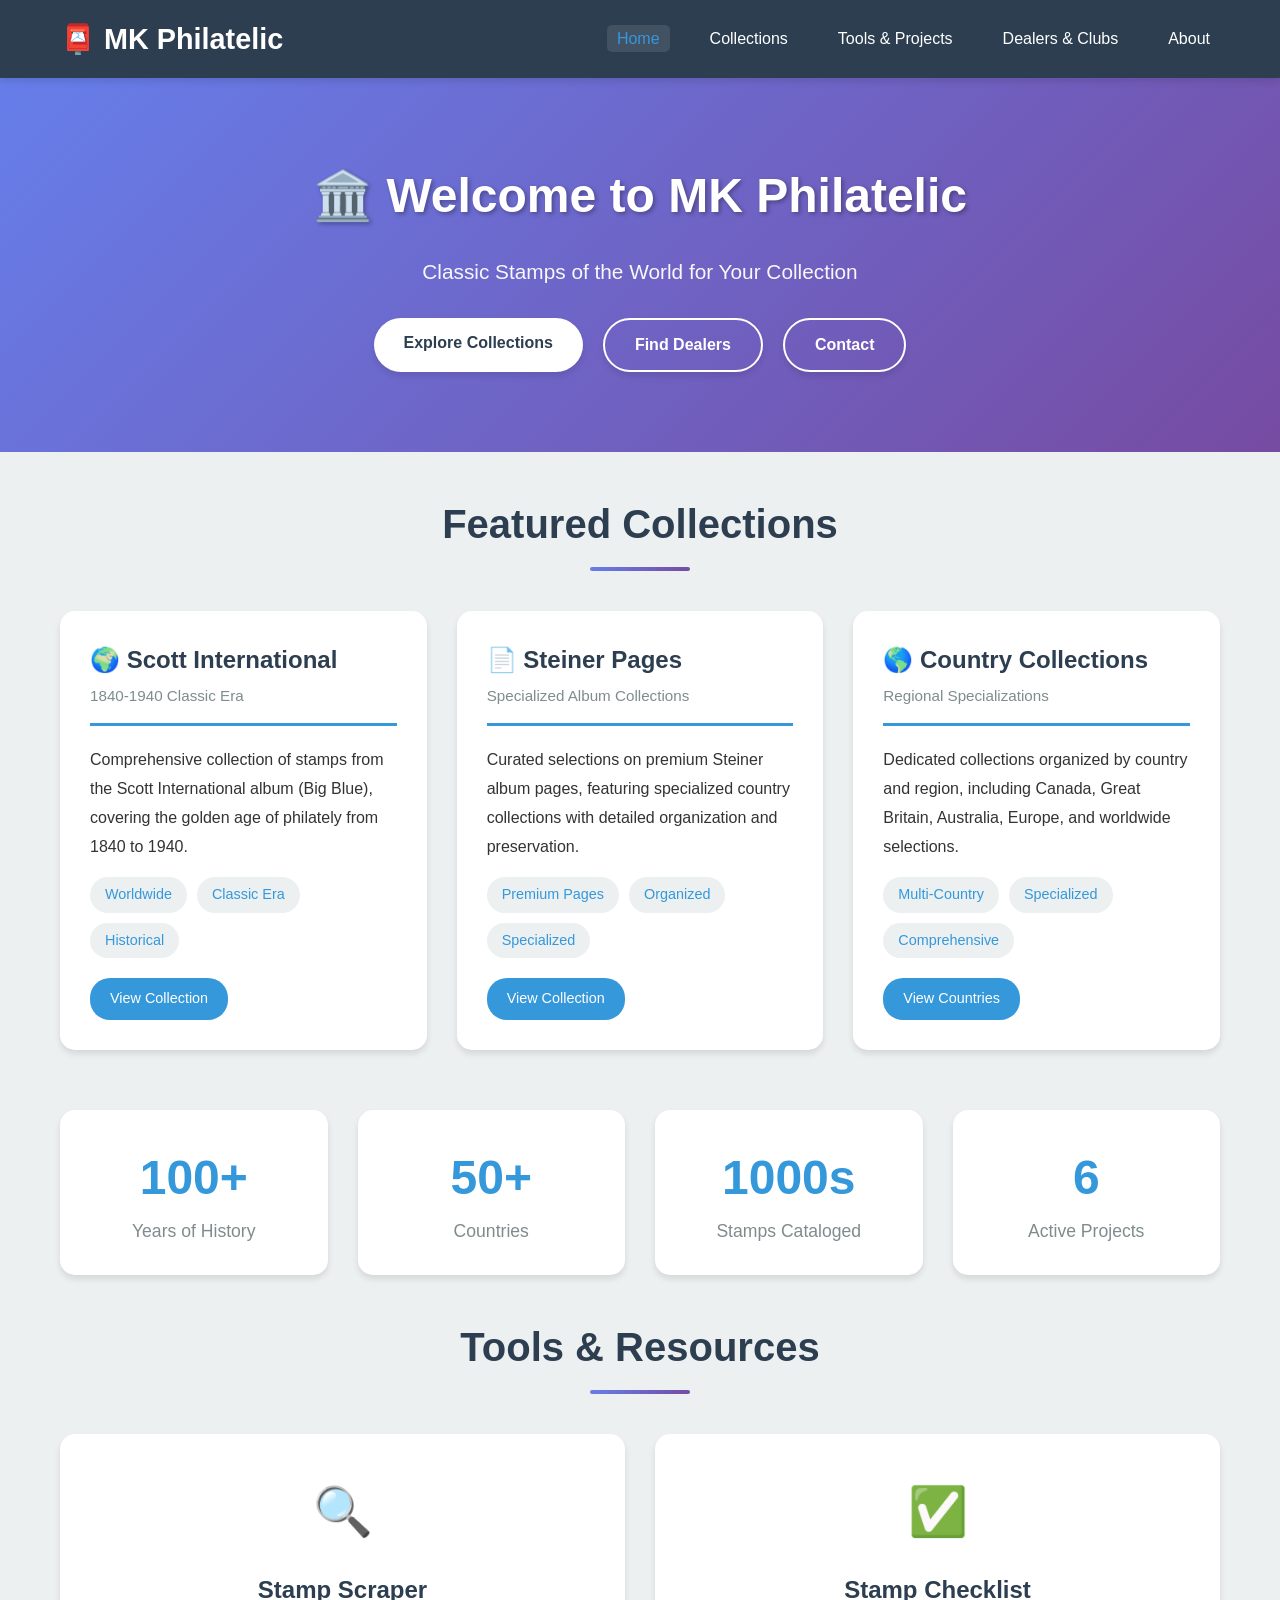
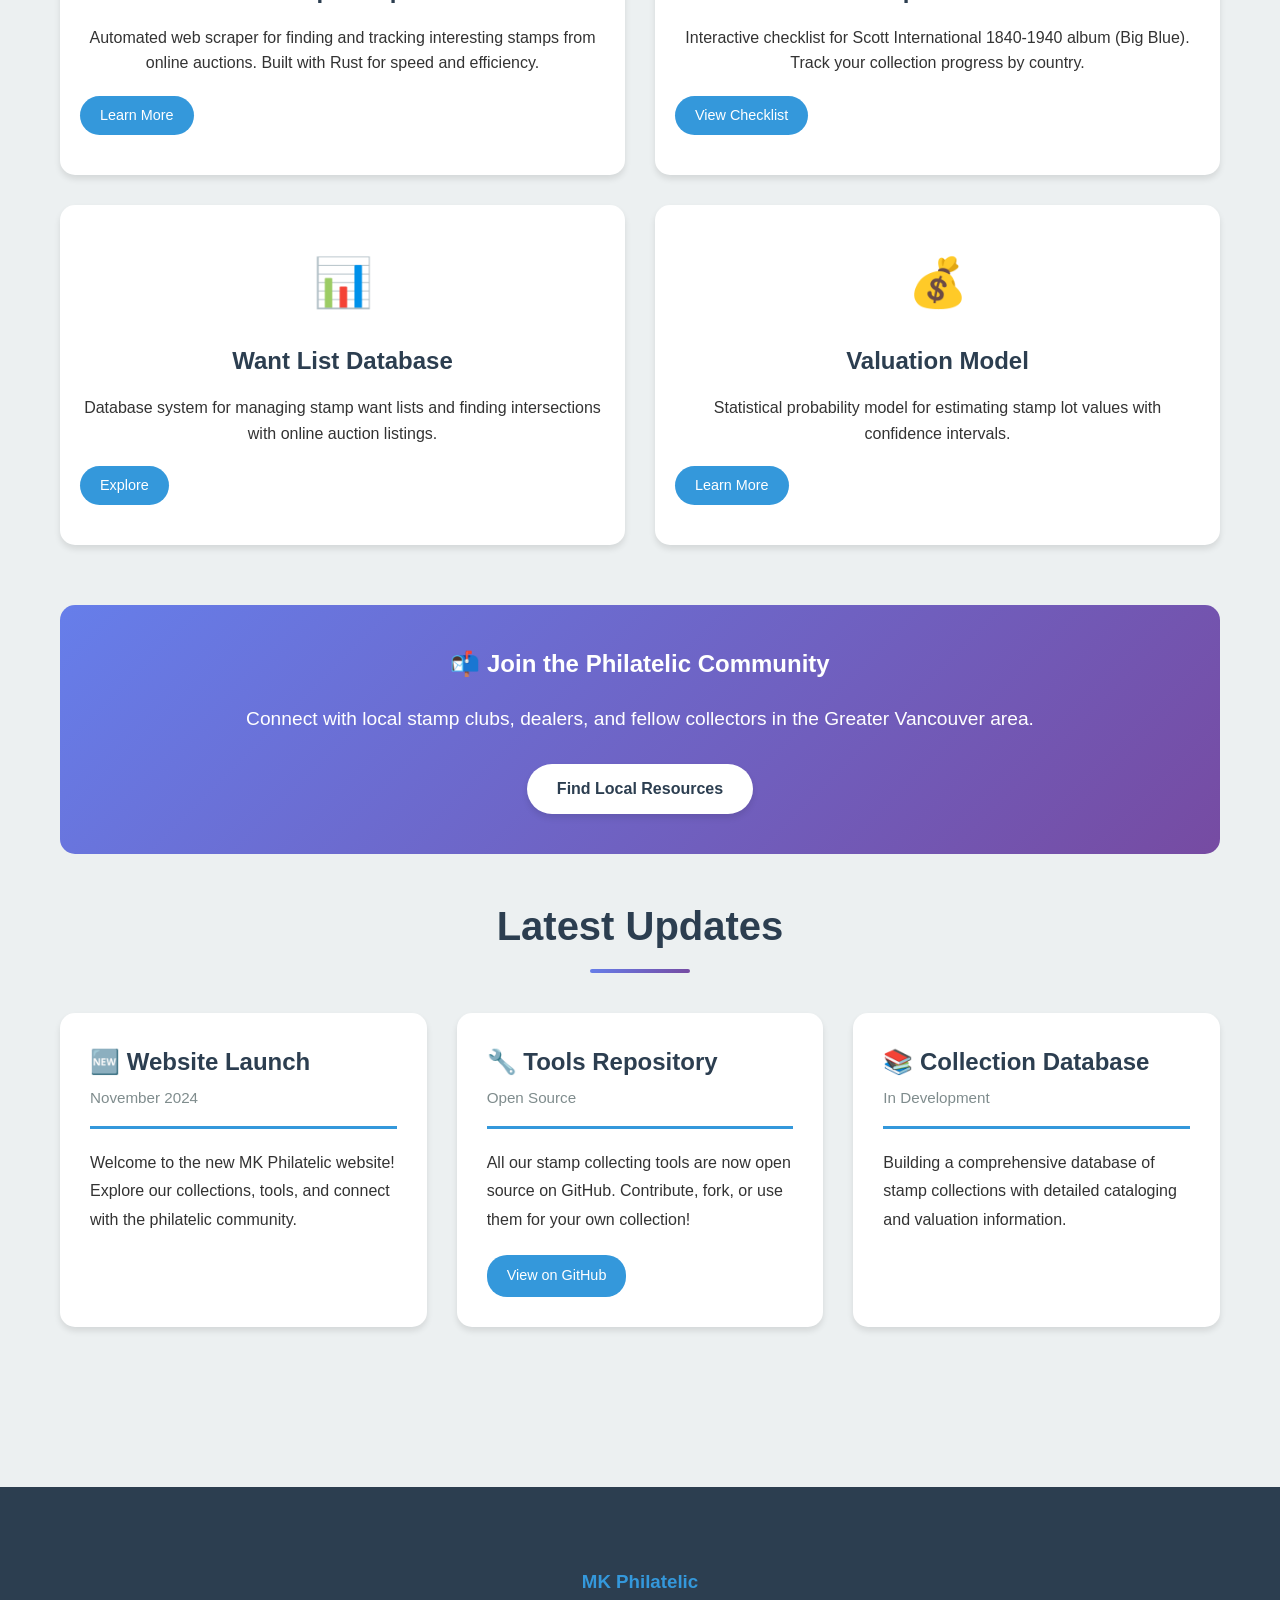
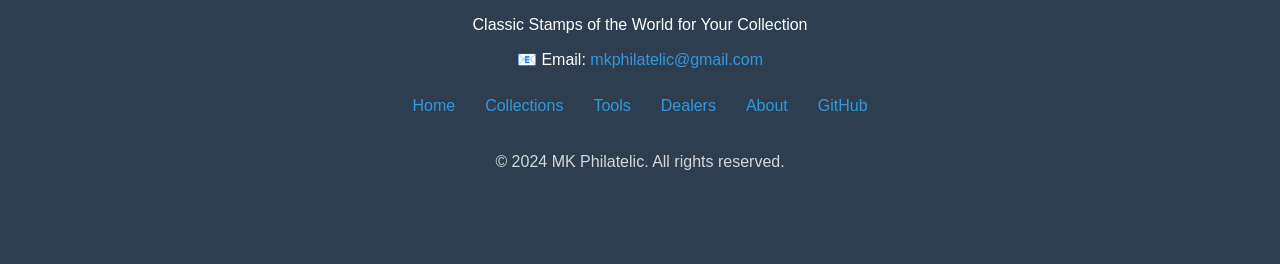
<file: index.html>
<!DOCTYPE html>
<html lang="en">
<head>
    <meta charset="UTF-8">
    <meta name="viewport" content="width=device-width, initial-scale=1.0">
    <meta name="description" content="MK Philatelic - Classic stamp collecting, Scott International albums, and worldwide philatelic resources">
    <meta name="keywords" content="stamps, philately, stamp collecting, Scott International, vintage stamps, worldwide stamps">
    <title>MK Philatelic - Classic Stamps & Philatelic Resources</title>
    <link rel="stylesheet" href="css/style.css">
</head>
<body>
    <nav>
        <div class="container">
            <a href="index.html" class="logo">
                📮 MK Philatelic
            </a>
            <ul>
                <li><a href="index.html" class="active">Home</a></li>
                <li><a href="collections.html">Collections</a></li>
                <li><a href="tools.html">Tools & Projects</a></li>
                <li><a href="dealers.html">Dealers & Clubs</a></li>
                <li><a href="about.html">About</a></li>
            </ul>
        </div>
    </nav>

    <div class="hero">
        <h1>🏛️ Welcome to MK Philatelic</h1>
        <p>Classic Stamps of the World for Your Collection</p>
        <div class="cta-buttons">
            <a href="collections.html" class="btn">Explore Collections</a>
            <a href="dealers.html" class="btn btn-secondary">Find Dealers</a>
            <a href="about.html" class="btn btn-secondary">Contact</a>
        </div>
    </div>

    <div class="container">
        <section class="section">
            <h2 class="section-title">Featured Collections</h2>
            <div class="grid">
                <div class="card">
                    <div class="card-header">
                        <h3 class="card-title">🌍 Scott International</h3>
                        <p class="card-subtitle">1840-1940 Classic Era</p>
                    </div>
                    <div class="card-content">
                        <p>Comprehensive collection of stamps from the Scott International album (Big Blue), covering the golden age of philately from 1840 to 1940.</p>
                        <div class="tags">
                            <span class="tag">Worldwide</span>
                            <span class="tag">Classic Era</span>
                            <span class="tag">Historical</span>
                        </div>
                        <div class="link-group">
                            <a href="collections.html#scott-international" class="link-btn">View Collection</a>
                        </div>
                    </div>
                </div>

                <div class="card">
                    <div class="card-header">
                        <h3 class="card-title">📄 Steiner Pages</h3>
                        <p class="card-subtitle">Specialized Album Collections</p>
                    </div>
                    <div class="card-content">
                        <p>Curated selections on premium Steiner album pages, featuring specialized country collections with detailed organization and preservation.</p>
                        <div class="tags">
                            <span class="tag">Premium Pages</span>
                            <span class="tag">Organized</span>
                            <span class="tag">Specialized</span>
                        </div>
                        <div class="link-group">
                            <a href="collections.html#steiner-pages" class="link-btn">View Collection</a>
                        </div>
                    </div>
                </div>

                <div class="card">
                    <div class="card-header">
                        <h3 class="card-title">🌎 Country Collections</h3>
                        <p class="card-subtitle">Regional Specializations</p>
                    </div>
                    <div class="card-content">
                        <p>Dedicated collections organized by country and region, including Canada, Great Britain, Australia, Europe, and worldwide selections.</p>
                        <div class="tags">
                            <span class="tag">Multi-Country</span>
                            <span class="tag">Specialized</span>
                            <span class="tag">Comprehensive</span>
                        </div>
                        <div class="link-group">
                            <a href="collections.html#countries" class="link-btn">View Countries</a>
                        </div>
                    </div>
                </div>
            </div>
        </section>

        <div class="stats">
            <div class="stat-box">
                <span class="stat-number">100+</span>
                <span class="stat-label">Years of History</span>
            </div>
            <div class="stat-box">
                <span class="stat-number">50+</span>
                <span class="stat-label">Countries</span>
            </div>
            <div class="stat-box">
                <span class="stat-number">1000s</span>
                <span class="stat-label">Stamps Cataloged</span>
            </div>
            <div class="stat-box">
                <span class="stat-number">6</span>
                <span class="stat-label">Active Projects</span>
            </div>
        </div>

        <section class="section">
            <h2 class="section-title">Tools & Resources</h2>
            <div class="grid grid-2">
                <div class="feature-box">
                    <div class="feature-icon">🔍</div>
                    <h3 class="feature-title">Stamp Scraper</h3>
                    <p>Automated web scraper for finding and tracking interesting stamps from online auctions. Built with Rust for speed and efficiency.</p>
                    <div class="link-group">
                        <a href="tools.html#scraper" class="link-btn">Learn More</a>
                    </div>
                </div>

                <div class="feature-box">
                    <div class="feature-icon">✅</div>
                    <h3 class="feature-title">Stamp Checklist</h3>
                    <p>Interactive checklist for Scott International 1840-1940 album (Big Blue). Track your collection progress by country.</p>
                    <div class="link-group">
                        <a href="tools.html#checklist" class="link-btn">View Checklist</a>
                    </div>
                </div>

                <div class="feature-box">
                    <div class="feature-icon">📊</div>
                    <h3 class="feature-title">Want List Database</h3>
                    <p>Database system for managing stamp want lists and finding intersections with online auction listings.</p>
                    <div class="link-group">
                        <a href="tools.html#want-list" class="link-btn">Explore</a>
                    </div>
                </div>

                <div class="feature-box">
                    <div class="feature-icon">💰</div>
                    <h3 class="feature-title">Valuation Model</h3>
                    <p>Statistical probability model for estimating stamp lot values with confidence intervals.</p>
                    <div class="link-group">
                        <a href="tools.html#valuation" class="link-btn">Learn More</a>
                    </div>
                </div>
            </div>
        </section>

        <div class="highlight text-center">
            <h2 style="margin-bottom: 20px;">📬 Join the Philatelic Community</h2>
            <p style="font-size: 1.2em; margin-bottom: 30px;">Connect with local stamp clubs, dealers, and fellow collectors in the Greater Vancouver area.</p>
            <a href="dealers.html" class="btn">Find Local Resources</a>
        </div>

        <section class="section">
            <h2 class="section-title">Latest Updates</h2>
            <div class="grid">
                <div class="card">
                    <div class="card-header">
                        <h3 class="card-title">🆕 Website Launch</h3>
                        <p class="card-subtitle">November 2024</p>
                    </div>
                    <div class="card-content">
                        <p>Welcome to the new MK Philatelic website! Explore our collections, tools, and connect with the philatelic community.</p>
                    </div>
                </div>

                <div class="card">
                    <div class="card-header">
                        <h3 class="card-title">🔧 Tools Repository</h3>
                        <p class="card-subtitle">Open Source</p>
                    </div>
                    <div class="card-content">
                        <p>All our stamp collecting tools are now open source on GitHub. Contribute, fork, or use them for your own collection!</p>
                        <div class="link-group">
                            <a href="https://github.com/michaelkernaghan" target="_blank" class="link-btn">View on GitHub</a>
                        </div>
                    </div>
                </div>

                <div class="card">
                    <div class="card-header">
                        <h3 class="card-title">📚 Collection Database</h3>
                        <p class="card-subtitle">In Development</p>
                    </div>
                    <div class="card-content">
                        <p>Building a comprehensive database of stamp collections with detailed cataloging and valuation information.</p>
                    </div>
                </div>
            </div>
        </section>
    </div>

    <footer>
        <div class="container">
            <h3>MK Philatelic</h3>
            <p>Classic Stamps of the World for Your Collection</p>
            <p>📧 Email: <a href="mailto:mkphilatelic@gmail.com">mkphilatelic@gmail.com</a></p>

            <div class="footer-links">
                <a href="index.html">Home</a>
                <a href="collections.html">Collections</a>
                <a href="tools.html">Tools</a>
                <a href="dealers.html">Dealers</a>
                <a href="about.html">About</a>
                <a href="https://github.com/michaelkernaghan/mkphilatelic" target="_blank">GitHub</a>
            </div>

            <p style="margin-top: 30px; opacity: 0.8;">&copy; 2024 MK Philatelic. All rights reserved.</p>
        </div>
    </footer>
</body>
</html>
</file>
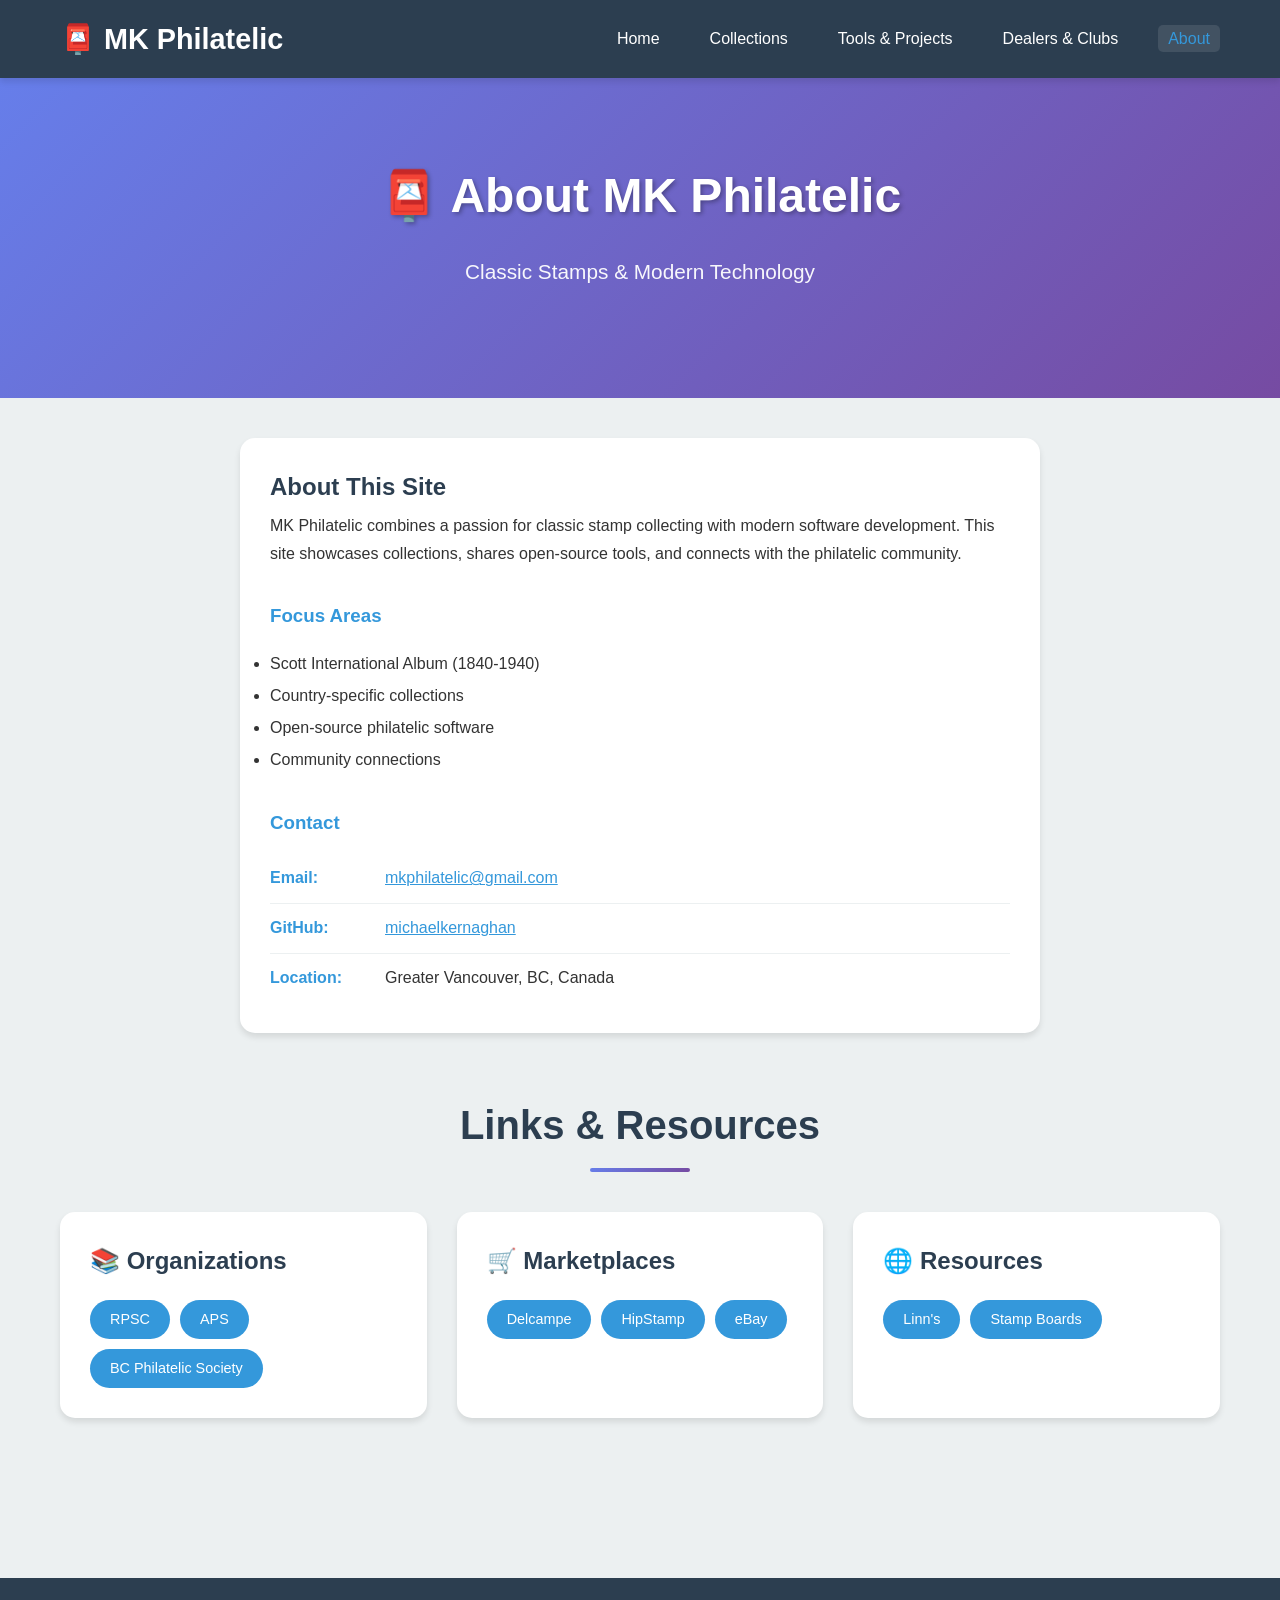
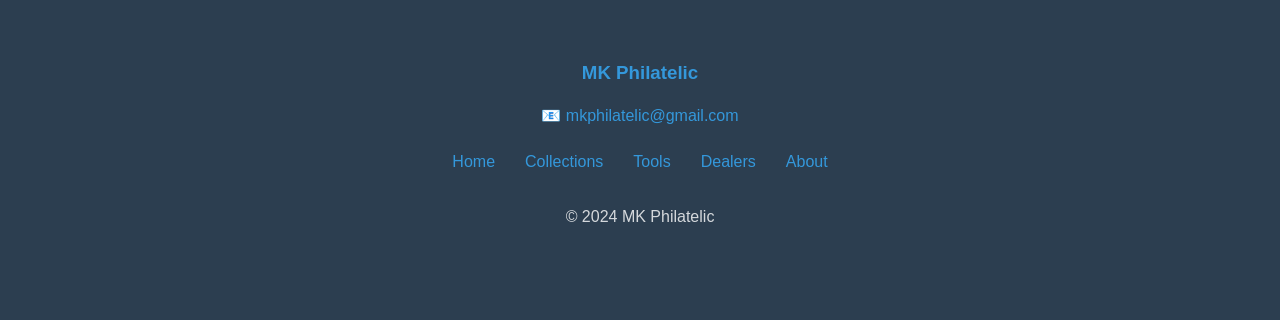
<file: about.html>
<!DOCTYPE html>
<html lang="en">
<head>
    <meta charset="UTF-8">
    <meta name="viewport" content="width=device-width, initial-scale=1.0">
    <title>About - MK Philatelic</title>
    <link rel="stylesheet" href="css/style.css">
</head>
<body>
    <nav>
        <div class="container">
            <a href="index.html" class="logo">📮 MK Philatelic</a>
            <ul>
                <li><a href="index.html">Home</a></li>
                <li><a href="collections.html">Collections</a></li>
                <li><a href="tools.html">Tools & Projects</a></li>
                <li><a href="dealers.html">Dealers & Clubs</a></li>
                <li><a href="about.html" class="active">About</a></li>
            </ul>
        </div>
    </nav>

    <div class="hero">
        <h1>📮 About MK Philatelic</h1>
        <p>Classic Stamps & Modern Technology</p>
    </div>

    <div class="container">
        <section class="section">
            <div class="card" style="max-width: 800px; margin: 0 auto;">
                <h2 class="card-title">About This Site</h2>
                <div class="card-content">
                    <p style="margin-bottom: 20px;">MK Philatelic combines a passion for classic stamp collecting with modern software development. This site showcases collections, shares open-source tools, and connects with the philatelic community.</p>

                    <h3 style="color: var(--accent-color); margin: 30px 0 15px;">Focus Areas</h3>
                    <ul style="line-height: 2;">
                        <li>Scott International Album (1840-1940)</li>
                        <li>Country-specific collections</li>
                        <li>Open-source philatelic software</li>
                        <li>Community connections</li>
                    </ul>

                    <h3 style="color: var(--accent-color); margin: 30px 0 15px;">Contact</h3>
                    <ul class="info-list">
                        <li class="info-item">
                            <span class="info-label">Email:</span>
                            <span class="info-value"><a href="mailto:mkphilatelic@gmail.com" style="color: var(--accent-color);">mkphilatelic@gmail.com</a></span>
                        </li>
                        <li class="info-item">
                            <span class="info-label">GitHub:</span>
                            <span class="info-value"><a href="https://github.com/michaelkernaghan" target="_blank" style="color: var(--accent-color);">michaelkernaghan</a></span>
                        </li>
                        <li class="info-item">
                            <span class="info-label">Location:</span>
                            <span class="info-value">Greater Vancouver, BC, Canada</span>
                        </li>
                    </ul>
                </div>
            </div>
        </section>

        <section class="section">
            <h2 class="section-title">Links & Resources</h2>
            <div class="grid">
                <div class="card">
                    <h3 class="card-title">📚 Organizations</h3>
                    <div class="link-group">
                        <a href="https://www.rpsc.org" target="_blank" class="link-btn">RPSC</a>
                        <a href="https://stamps.org" target="_blank" class="link-btn">APS</a>
                        <a href="https://www.bcphilatelic.org" target="_blank" class="link-btn">BC Philatelic Society</a>
                    </div>
                </div>
                <div class="card">
                    <h3 class="card-title">🛒 Marketplaces</h3>
                    <div class="link-group">
                        <a href="https://www.delcampe.net" target="_blank" class="link-btn">Delcampe</a>
                        <a href="https://www.hipstamp.com" target="_blank" class="link-btn">HipStamp</a>
                        <a href="https://www.ebay.ca" target="_blank" class="link-btn">eBay</a>
                    </div>
                </div>
                <div class="card">
                    <h3 class="card-title">🌐 Resources</h3>
                    <div class="link-group">
                        <a href="https://www.linns.com" target="_blank" class="link-btn">Linn's</a>
                        <a href="https://www.stampboards.com" target="_blank" class="link-btn">Stamp Boards</a>
                    </div>
                </div>
            </div>
        </section>
    </div>

    <footer>
        <div class="container">
            <h3>MK Philatelic</h3>
            <p>📧 <a href="mailto:mkphilatelic@gmail.com">mkphilatelic@gmail.com</a></p>
            <div class="footer-links">
                <a href="index.html">Home</a>
                <a href="collections.html">Collections</a>
                <a href="tools.html">Tools</a>
                <a href="dealers.html">Dealers</a>
                <a href="about.html">About</a>
            </div>
            <p style="margin-top: 30px; opacity: 0.8;">&copy; 2024 MK Philatelic</p>
        </div>
    </footer>
</body>
</html>
</file>
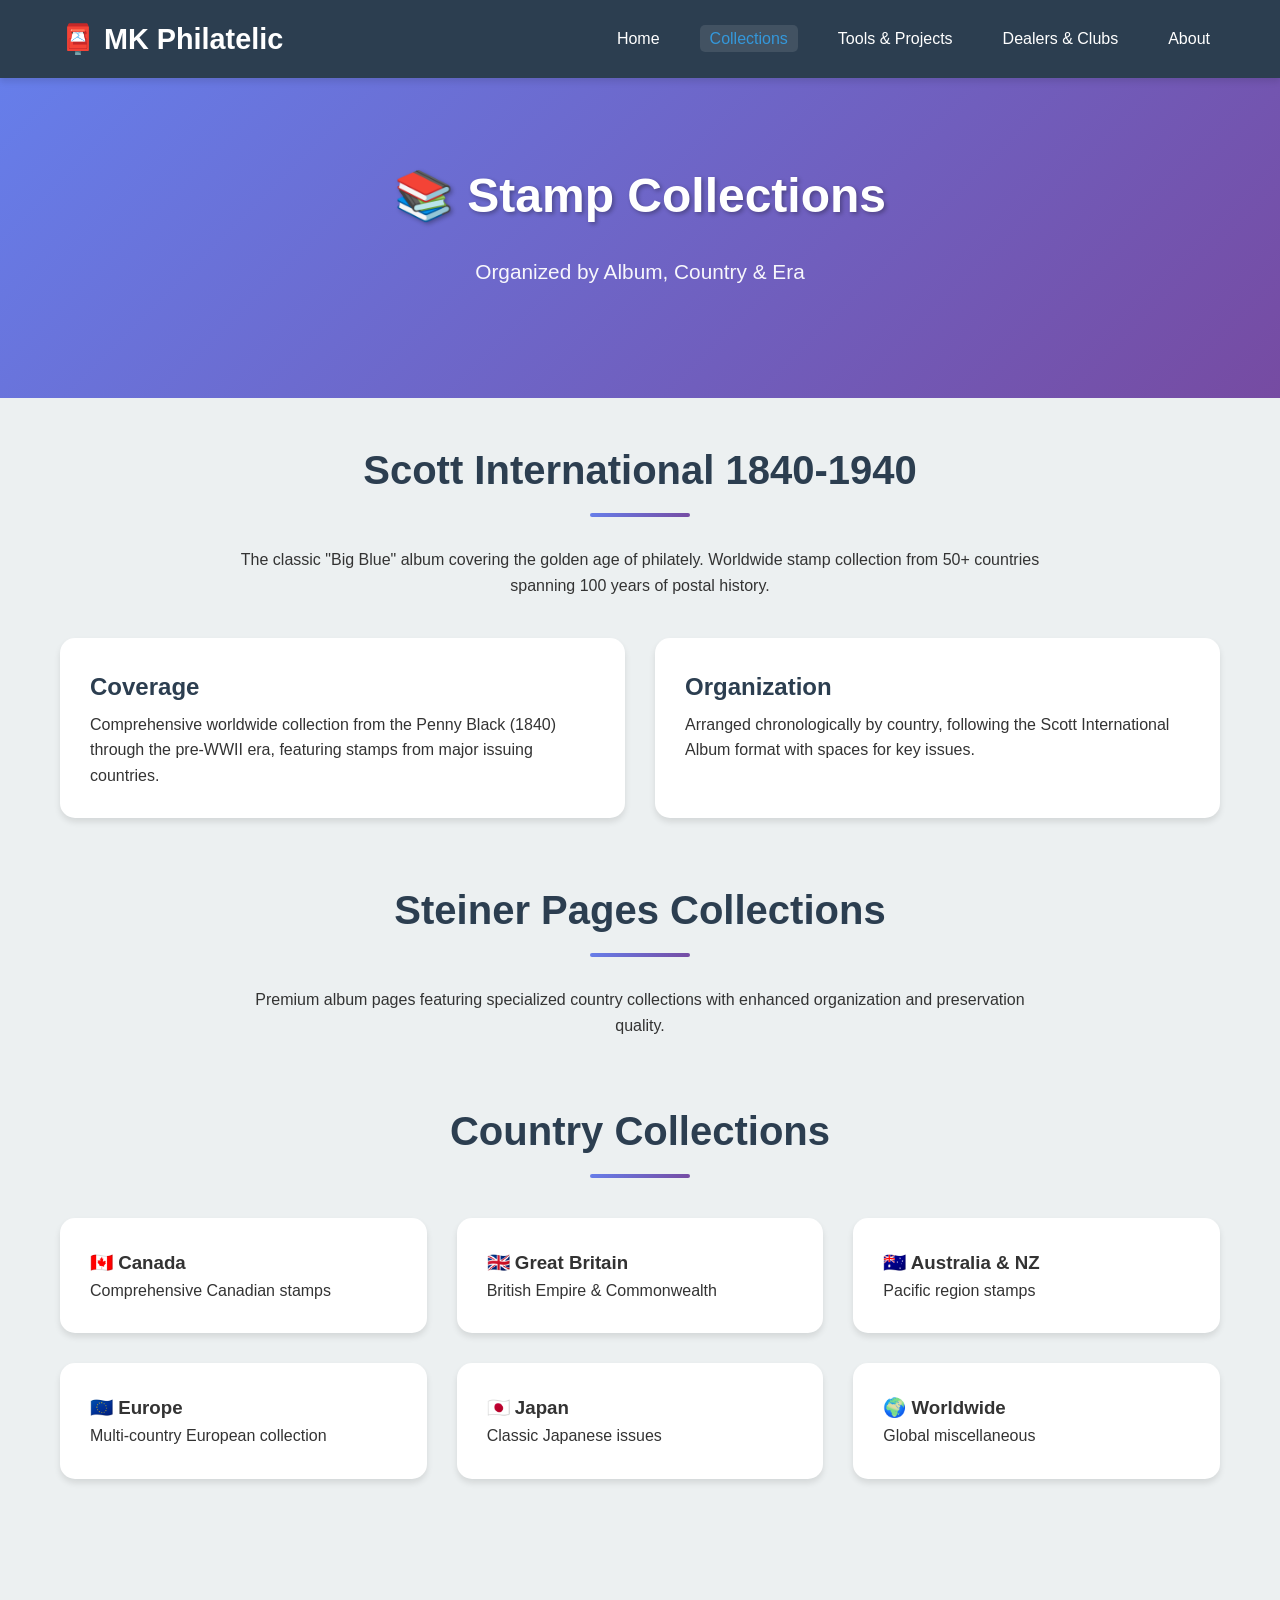
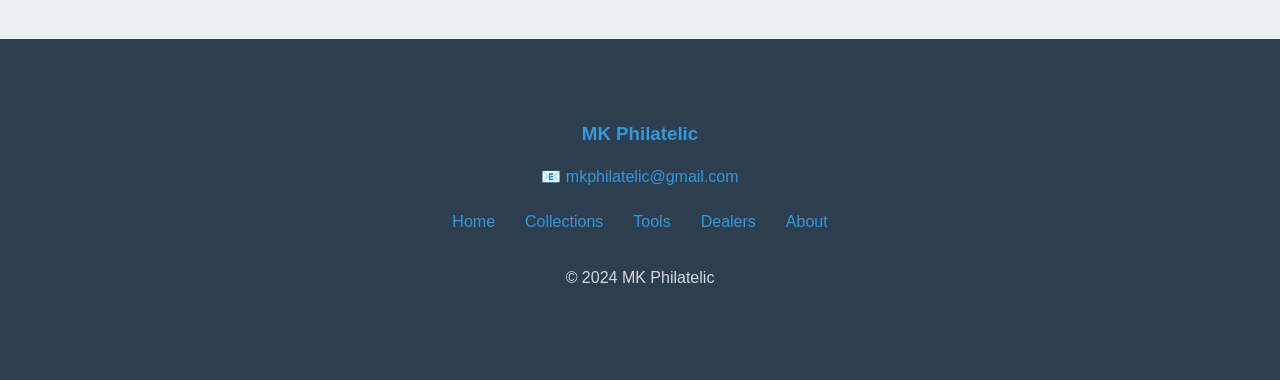
<file: collections.html>
<!DOCTYPE html>
<html lang="en">
<head>
    <meta charset="UTF-8">
    <meta name="viewport" content="width=device-width, initial-scale=1.0">
    <title>Collections - MK Philatelic</title>
    <link rel="stylesheet" href="css/style.css">
</head>
<body>
    <nav>
        <div class="container">
            <a href="index.html" class="logo">📮 MK Philatelic</a>
            <ul>
                <li><a href="index.html">Home</a></li>
                <li><a href="collections.html" class="active">Collections</a></li>
                <li><a href="tools.html">Tools & Projects</a></li>
                <li><a href="dealers.html">Dealers & Clubs</a></li>
                <li><a href="about.html">About</a></li>
            </ul>
        </div>
    </nav>

    <div class="hero">
        <h1>📚 Stamp Collections</h1>
        <p>Organized by Album, Country & Era</p>
    </div>

    <div class="container">
        <section class="section" id="scott-international">
            <h2 class="section-title">Scott International 1840-1940</h2>
            <p style="text-align: center; max-width: 800px; margin: 0 auto 40px;">The classic "Big Blue" album covering the golden age of philately. Worldwide stamp collection from 50+ countries spanning 100 years of postal history.</p>
            <div class="grid">
                <div class="card">
                    <h3 class="card-title">Coverage</h3>
                    <p>Comprehensive worldwide collection from the Penny Black (1840) through the pre-WWII era, featuring stamps from major issuing countries.</p>
                </div>
                <div class="card">
                    <h3 class="card-title">Organization</h3>
                    <p>Arranged chronologically by country, following the Scott International Album format with spaces for key issues.</p>
                </div>
            </div>
        </section>

        <section class="section" id="steiner-pages">
            <h2 class="section-title">Steiner Pages Collections</h2>
            <p style="text-align: center; max-width: 800px; margin: 0 auto 40px;">Premium album pages featuring specialized country collections with enhanced organization and preservation quality.</p>
        </section>

        <section class="section" id="countries">
            <h2 class="section-title">Country Collections</h2>
            <div class="grid">
                <div class="card"><h3>🇨🇦 Canada</h3><p>Comprehensive Canadian stamps</p></div>
                <div class="card"><h3>🇬🇧 Great Britain</h3><p>British Empire & Commonwealth</p></div>
                <div class="card"><h3>🇦🇺 Australia & NZ</h3><p>Pacific region stamps</p></div>
                <div class="card"><h3>🇪🇺 Europe</h3><p>Multi-country European collection</p></div>
                <div class="card"><h3>🇯🇵 Japan</h3><p>Classic Japanese issues</p></div>
                <div class="card"><h3>🌍 Worldwide</h3><p>Global miscellaneous</p></div>
            </div>
        </section>
    </div>

    <footer>
        <div class="container">
            <h3>MK Philatelic</h3>
            <p>📧 <a href="mailto:mkphilatelic@gmail.com">mkphilatelic@gmail.com</a></p>
            <div class="footer-links">
                <a href="index.html">Home</a>
                <a href="collections.html">Collections</a>
                <a href="tools.html">Tools</a>
                <a href="dealers.html">Dealers</a>
                <a href="about.html">About</a>
            </div>
            <p style="margin-top: 30px; opacity: 0.8;">&copy; 2024 MK Philatelic</p>
        </div>
    </footer>
</body>
</html>
</file>
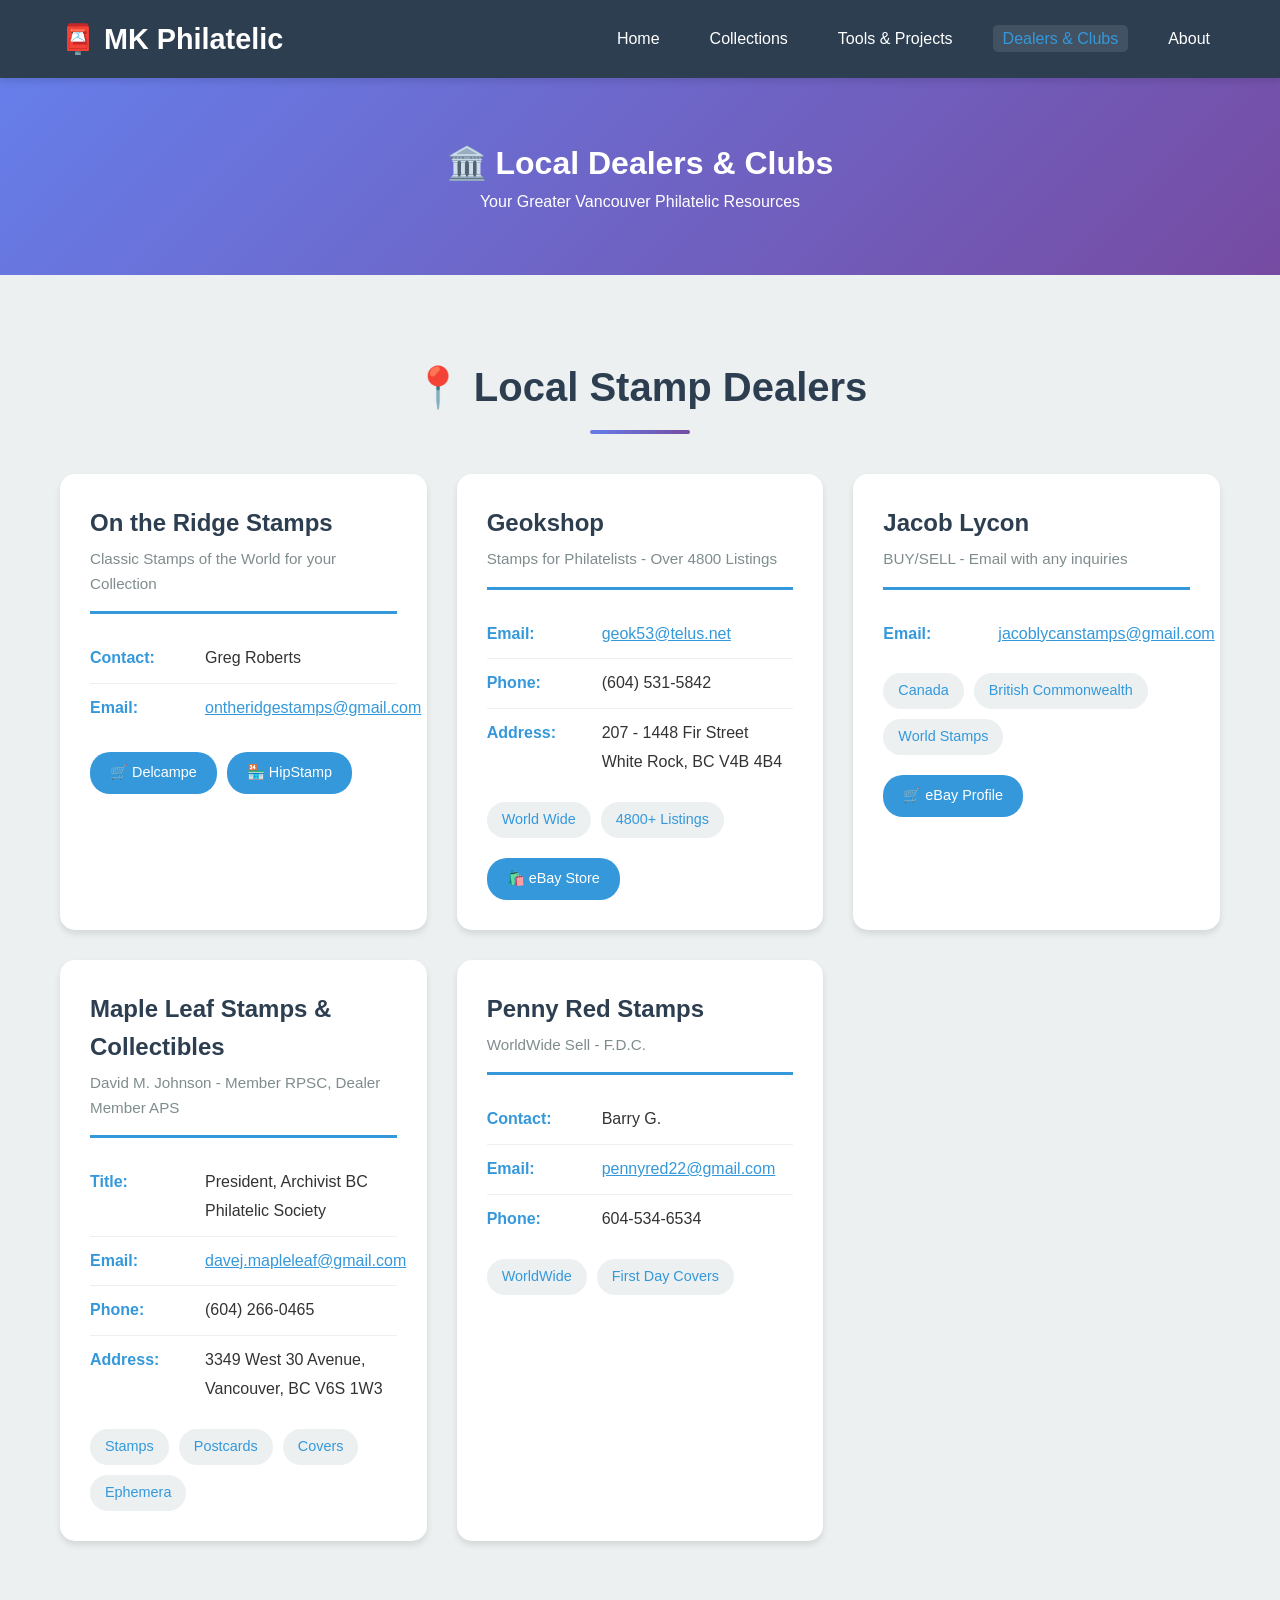
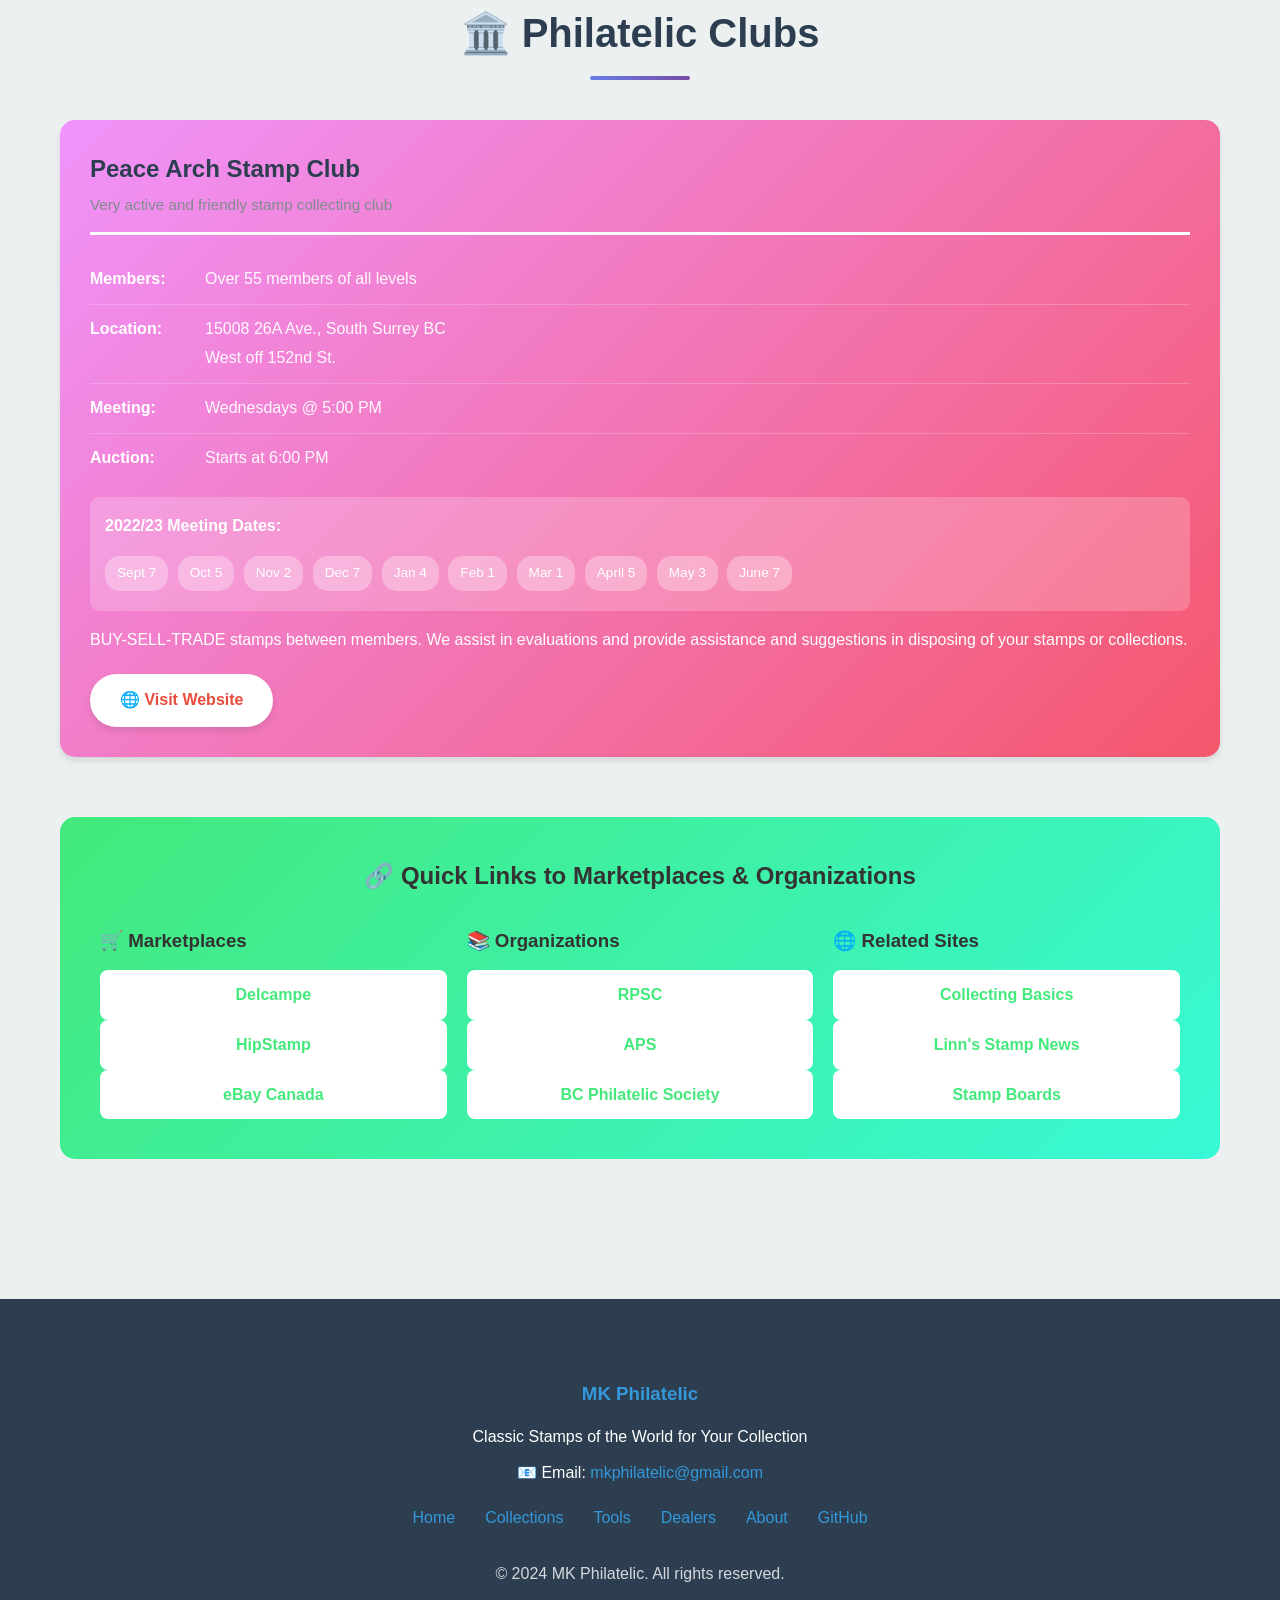
<file: dealers.html>
<!DOCTYPE html>
<html lang="en">
<head>
    <meta charset="UTF-8">
    <meta name="viewport" content="width=device-width, initial-scale=1.0">
    <meta name="description" content="Local stamp dealers and philatelic clubs in the Greater Vancouver area">
    <title>Dealers & Clubs - MK Philatelic</title>
    <link rel="stylesheet" href="css/style.css">
    <style>
        .dealers-hero {
            background: var(--gradient-1);
            color: white;
            padding: 60px 20px;
            text-align: center;
            margin-bottom: 40px;
        }
        .club-card {
            background: var(--gradient-2);
            color: white;
        }
        .club-card .card-header {
            border-bottom-color: white;
        }
        .club-card .info-label {
            color: white;
        }
        .club-card .info-value {
            color: rgba(255,255,255,0.95);
        }
        .meeting-dates {
            background: rgba(255,255,255,0.2);
            padding: 15px;
            border-radius: 10px;
            margin: 15px 0;
        }
        .badge {
            display: inline-block;
            background: rgba(255,255,255,0.3);
            padding: 5px 12px;
            border-radius: 15px;
            font-size: 0.85em;
            margin: 5px 5px 5px 0;
        }
        .quick-links-box {
            background: linear-gradient(135deg, #43e97b 0%, #38f9d7 100%);
            padding: 40px;
            border-radius: 15px;
            margin: 40px 0;
        }
        .quick-links-grid {
            display: grid;
            grid-template-columns: repeat(auto-fit, minmax(200px, 1fr));
            gap: 20px;
            margin-top: 20px;
        }
        .quick-links-box h3 {
            color: #333;
            margin-bottom: 15px;
        }
        .quick-link-btn {
            display: block;
            background: white;
            color: #43e97b;
            padding: 12px 20px;
            text-align: center;
            text-decoration: none;
            border-radius: 8px;
            font-weight: 600;
            transition: all 0.3s ease;
        }
        .quick-link-btn:hover {
            transform: translateY(-2px);
            box-shadow: 0 5px 15px rgba(0,0,0,0.2);
        }
    </style>
</head>
<body>
    <nav>
        <div class="container">
            <a href="index.html" class="logo">
                📮 MK Philatelic
            </a>
            <ul>
                <li><a href="index.html">Home</a></li>
                <li><a href="collections.html">Collections</a></li>
                <li><a href="tools.html">Tools & Projects</a></li>
                <li><a href="dealers.html" class="active">Dealers & Clubs</a></li>
                <li><a href="about.html">About</a></li>
            </ul>
        </div>
    </nav>

    <div class="dealers-hero">
        <h1>🏛️ Local Dealers & Clubs</h1>
        <p>Your Greater Vancouver Philatelic Resources</p>
    </div>

    <div class="container">
        <section class="section">
            <h2 class="section-title">📍 Local Stamp Dealers</h2>

            <div class="grid">
                <!-- On the Ridge Stamps -->
                <div class="card">
                    <div class="card-header">
                        <h3 class="card-title">On the Ridge Stamps</h3>
                        <p class="card-subtitle">Classic Stamps of the World for your Collection</p>
                    </div>
                    <div class="card-content">
                        <ul class="info-list">
                            <li class="info-item">
                                <span class="info-label">Contact:</span>
                                <span class="info-value">Greg Roberts</span>
                            </li>
                            <li class="info-item">
                                <span class="info-label">Email:</span>
                                <span class="info-value">
                                    <a href="mailto:ontheridgestamps@gmail.com" style="color: var(--accent-color);">ontheridgestamps@gmail.com</a>
                                </span>
                            </li>
                        </ul>
                        <div class="link-group">
                            <a href="https://www.delcampe.net/en_US/collectibles/search?seller_ids%5B0%5D=ontheridgestamps" target="_blank" class="link-btn">🛒 Delcampe</a>
                            <a href="https://www.hipstamp.com/store/ontheridgestamps" target="_blank" class="link-btn">🏪 HipStamp</a>
                        </div>
                    </div>
                </div>

                <!-- Geokshop -->
                <div class="card">
                    <div class="card-header">
                        <h3 class="card-title">Geokshop</h3>
                        <p class="card-subtitle">Stamps for Philatelists - Over 4800 Listings</p>
                    </div>
                    <div class="card-content">
                        <ul class="info-list">
                            <li class="info-item">
                                <span class="info-label">Email:</span>
                                <span class="info-value">
                                    <a href="mailto:geok53@telus.net" style="color: var(--accent-color);">geok53@telus.net</a>
                                </span>
                            </li>
                            <li class="info-item">
                                <span class="info-label">Phone:</span>
                                <span class="info-value">(604) 531-5842</span>
                            </li>
                            <li class="info-item">
                                <span class="info-label">Address:</span>
                                <span class="info-value">207 - 1448 Fir Street<br>White Rock, BC V4B 4B4</span>
                            </li>
                        </ul>
                        <div class="tags">
                            <span class="tag">World Wide</span>
                            <span class="tag">4800+ Listings</span>
                        </div>
                        <div class="link-group">
                            <a href="https://stores.ebay.com/geokshop" target="_blank" class="link-btn">🛍️ eBay Store</a>
                        </div>
                    </div>
                </div>

                <!-- Jacob Lycon -->
                <div class="card">
                    <div class="card-header">
                        <h3 class="card-title">Jacob Lycon</h3>
                        <p class="card-subtitle">BUY/SELL - Email with any inquiries</p>
                    </div>
                    <div class="card-content">
                        <ul class="info-list">
                            <li class="info-item">
                                <span class="info-label">Email:</span>
                                <span class="info-value">
                                    <a href="mailto:jacoblycanstamps@gmail.com" style="color: var(--accent-color);">jacoblycanstamps@gmail.com</a>
                                </span>
                            </li>
                        </ul>
                        <div class="tags">
                            <span class="tag">Canada</span>
                            <span class="tag">British Commonwealth</span>
                            <span class="tag">World Stamps</span>
                        </div>
                        <div class="link-group">
                            <a href="https://www.ebay.ca/usr/jaly_2383" target="_blank" class="link-btn">🛒 eBay Profile</a>
                        </div>
                    </div>
                </div>

                <!-- Maple Leaf Stamps -->
                <div class="card">
                    <div class="card-header">
                        <h3 class="card-title">Maple Leaf Stamps & Collectibles</h3>
                        <p class="card-subtitle">David M. Johnson - Member RPSC, Dealer Member APS</p>
                    </div>
                    <div class="card-content">
                        <ul class="info-list">
                            <li class="info-item">
                                <span class="info-label">Title:</span>
                                <span class="info-value">President, Archivist BC Philatelic Society</span>
                            </li>
                            <li class="info-item">
                                <span class="info-label">Email:</span>
                                <span class="info-value">
                                    <a href="mailto:davej.mapleleaf@gmail.com" style="color: var(--accent-color);">davej.mapleleaf@gmail.com</a>
                                </span>
                            </li>
                            <li class="info-item">
                                <span class="info-label">Phone:</span>
                                <span class="info-value">(604) 266-0465</span>
                            </li>
                            <li class="info-item">
                                <span class="info-label">Address:</span>
                                <span class="info-value">3349 West 30 Avenue, Vancouver, BC V6S 1W3</span>
                            </li>
                        </ul>
                        <div class="tags">
                            <span class="tag">Stamps</span>
                            <span class="tag">Postcards</span>
                            <span class="tag">Covers</span>
                            <span class="tag">Ephemera</span>
                        </div>
                    </div>
                </div>

                <!-- Penny Red Stamps -->
                <div class="card">
                    <div class="card-header">
                        <h3 class="card-title">Penny Red Stamps</h3>
                        <p class="card-subtitle">WorldWide Sell - F.D.C.</p>
                    </div>
                    <div class="card-content">
                        <ul class="info-list">
                            <li class="info-item">
                                <span class="info-label">Contact:</span>
                                <span class="info-value">Barry G.</span>
                            </li>
                            <li class="info-item">
                                <span class="info-label">Email:</span>
                                <span class="info-value">
                                    <a href="mailto:pennyred22@gmail.com" style="color: var(--accent-color);">pennyred22@gmail.com</a>
                                </span>
                            </li>
                            <li class="info-item">
                                <span class="info-label">Phone:</span>
                                <span class="info-value">604-534-6534</span>
                            </li>
                        </ul>
                        <div class="tags">
                            <span class="tag">WorldWide</span>
                            <span class="tag">First Day Covers</span>
                        </div>
                    </div>
                </div>
            </div>
        </section>

        <section class="section">
            <h2 class="section-title">🏛️ Philatelic Clubs</h2>

            <div class="grid">
                <!-- Peace Arch Stamp Club -->
                <div class="card club-card">
                    <div class="card-header">
                        <h3 class="card-title">Peace Arch Stamp Club</h3>
                        <p class="card-subtitle">Very active and friendly stamp collecting club</p>
                    </div>
                    <div class="card-content">
                        <ul class="info-list" style="border-bottom-color: rgba(255,255,255,0.2);">
                            <li class="info-item" style="border-bottom-color: rgba(255,255,255,0.2);">
                                <span class="info-label">Members:</span>
                                <span class="info-value">Over 55 members of all levels</span>
                            </li>
                            <li class="info-item" style="border-bottom-color: rgba(255,255,255,0.2);">
                                <span class="info-label">Location:</span>
                                <span class="info-value">15008 26A Ave., South Surrey BC<br>West off 152nd St.</span>
                            </li>
                            <li class="info-item" style="border-bottom-color: rgba(255,255,255,0.2);">
                                <span class="info-label">Meeting:</span>
                                <span class="info-value">Wednesdays @ 5:00 PM</span>
                            </li>
                            <li class="info-item" style="border-bottom-color: rgba(255,255,255,0.2);">
                                <span class="info-label">Auction:</span>
                                <span class="info-value">Starts at 6:00 PM</span>
                            </li>
                        </ul>

                        <div class="meeting-dates">
                            <strong>2022/23 Meeting Dates:</strong>
                            <div style="margin-top: 10px;">
                                <span class="badge">Sept 7</span>
                                <span class="badge">Oct 5</span>
                                <span class="badge">Nov 2</span>
                                <span class="badge">Dec 7</span>
                                <span class="badge">Jan 4</span>
                                <span class="badge">Feb 1</span>
                                <span class="badge">Mar 1</span>
                                <span class="badge">April 5</span>
                                <span class="badge">May 3</span>
                                <span class="badge">June 7</span>
                            </div>
                        </div>

                        <p style="margin: 15px 0;">BUY-SELL-TRADE stamps between members. We assist in evaluations and provide assistance and suggestions in disposing of your stamps or collections.</p>

                        <div class="link-group">
                            <a href="http://www.peacearchstampclub.com" target="_blank" class="btn btn-secondary" style="background: white; color: var(--secondary-color); border: none;">🌐 Visit Website</a>
                        </div>
                    </div>
                </div>
            </div>
        </section>

        <div class="quick-links-box">
            <h2 style="color: #333; text-align: center; margin-bottom: 30px;">🔗 Quick Links to Marketplaces & Organizations</h2>
            <div class="quick-links-grid">
                <div>
                    <h3>🛒 Marketplaces</h3>
                    <a href="https://www.delcampe.net" target="_blank" class="quick-link-btn">Delcampe</a>
                    <a href="https://www.hipstamp.com" target="_blank" class="quick-link-btn">HipStamp</a>
                    <a href="https://www.ebay.ca" target="_blank" class="quick-link-btn">eBay Canada</a>
                </div>
                <div>
                    <h3>📚 Organizations</h3>
                    <a href="https://www.rpsc.org" target="_blank" class="quick-link-btn">RPSC</a>
                    <a href="https://stamps.org" target="_blank" class="quick-link-btn">APS</a>
                    <a href="https://www.bcphilatelic.org" target="_blank" class="quick-link-btn">BC Philatelic Society</a>
                </div>
                <div>
                    <h3>🌐 Related Sites</h3>
                    <a href="https://www.stamps.org/stamp-collecting-basics" target="_blank" class="quick-link-btn">Collecting Basics</a>
                    <a href="https://www.linns.com" target="_blank" class="quick-link-btn">Linn's Stamp News</a>
                    <a href="https://www.stampboards.com" target="_blank" class="quick-link-btn">Stamp Boards</a>
                </div>
            </div>
        </div>
    </div>

    <footer>
        <div class="container">
            <h3>MK Philatelic</h3>
            <p>Classic Stamps of the World for Your Collection</p>
            <p>📧 Email: <a href="mailto:mkphilatelic@gmail.com">mkphilatelic@gmail.com</a></p>

            <div class="footer-links">
                <a href="index.html">Home</a>
                <a href="collections.html">Collections</a>
                <a href="tools.html">Tools</a>
                <a href="dealers.html">Dealers</a>
                <a href="about.html">About</a>
                <a href="https://github.com/michaelkernaghan/mkphilatelic" target="_blank">GitHub</a>
            </div>

            <p style="margin-top: 30px; opacity: 0.8;">&copy; 2024 MK Philatelic. All rights reserved.</p>
        </div>
    </footer>
</body>
</html>
</file>
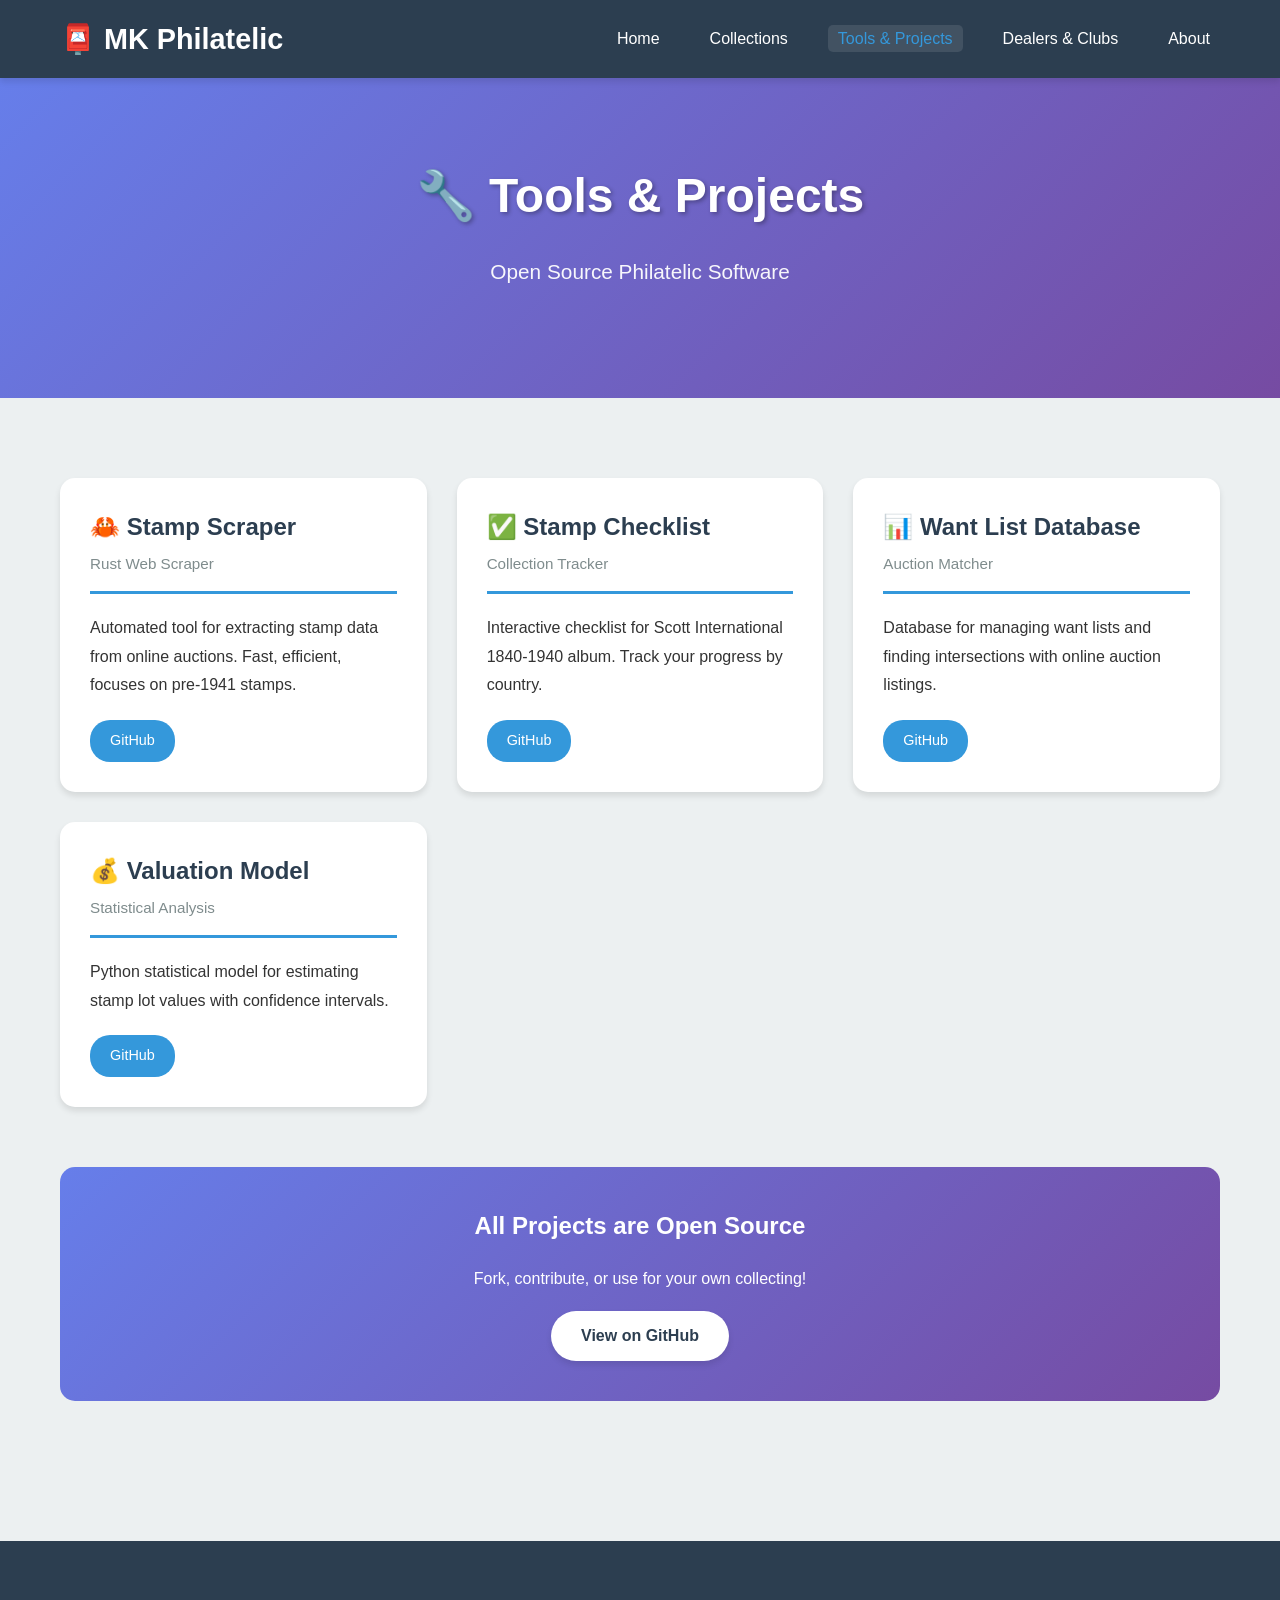
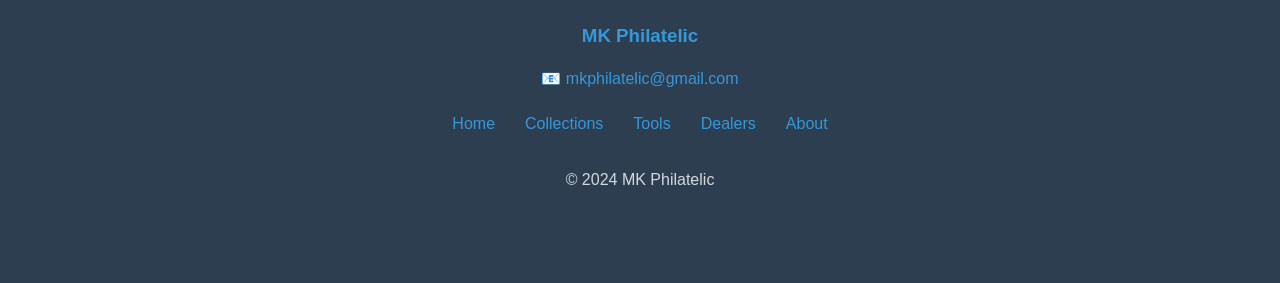
<file: tools.html>
<!DOCTYPE html>
<html lang="en">
<head>
    <meta charset="UTF-8">
    <meta name="viewport" content="width=device-width, initial-scale=1.0">
    <title>Tools - MK Philatelic</title>
    <link rel="stylesheet" href="css/style.css">
</head>
<body>
    <nav>
        <div class="container">
            <a href="index.html" class="logo">📮 MK Philatelic</a>
            <ul>
                <li><a href="index.html">Home</a></li>
                <li><a href="collections.html">Collections</a></li>
                <li><a href="tools.html" class="active">Tools & Projects</a></li>
                <li><a href="dealers.html">Dealers & Clubs</a></li>
                <li><a href="about.html">About</a></li>
            </ul>
        </div>
    </nav>

    <div class="hero">
        <h1>🔧 Tools & Projects</h1>
        <p>Open Source Philatelic Software</p>
    </div>

    <div class="container">
        <section class="section">
            <div class="grid">
                <div class="card">
                    <div class="card-header">
                        <h3 class="card-title">🦀 Stamp Scraper</h3>
                        <p class="card-subtitle">Rust Web Scraper</p>
                    </div>
                    <div class="card-content">
                        <p>Automated tool for extracting stamp data from online auctions. Fast, efficient, focuses on pre-1941 stamps.</p>
                        <div class="link-group">
                            <a href="https://github.com/michaelkernaghan/stamp_scraper_two" target="_blank" class="link-btn">GitHub</a>
                        </div>
                    </div>
                </div>

                <div class="card">
                    <div class="card-header">
                        <h3 class="card-title">✅ Stamp Checklist</h3>
                        <p class="card-subtitle">Collection Tracker</p>
                    </div>
                    <div class="card-content">
                        <p>Interactive checklist for Scott International 1840-1940 album. Track your progress by country.</p>
                        <div class="link-group">
                            <a href="https://github.com/michaelkernaghan/stamp-checklist" target="_blank" class="link-btn">GitHub</a>
                        </div>
                    </div>
                </div>

                <div class="card">
                    <div class="card-header">
                        <h3 class="card-title">📊 Want List Database</h3>
                        <p class="card-subtitle">Auction Matcher</p>
                    </div>
                    <div class="card-content">
                        <p>Database for managing want lists and finding intersections with online auction listings.</p>
                        <div class="link-group">
                            <a href="https://github.com/michaelkernaghan/stamp-want-list-database" target="_blank" class="link-btn">GitHub</a>
                        </div>
                    </div>
                </div>

                <div class="card">
                    <div class="card-header">
                        <h3 class="card-title">💰 Valuation Model</h3>
                        <p class="card-subtitle">Statistical Analysis</p>
                    </div>
                    <div class="card-content">
                        <p>Python statistical model for estimating stamp lot values with confidence intervals.</p>
                        <div class="link-group">
                            <a href="https://github.com/michaelkernaghan/stamp-valuation-probability-model" target="_blank" class="link-btn">GitHub</a>
                        </div>
                    </div>
                </div>
            </div>
        </section>

        <div class="highlight text-center">
            <h2>All Projects are Open Source</h2>
            <p style="margin: 20px 0;">Fork, contribute, or use for your own collecting!</p>
            <a href="https://github.com/michaelkernaghan" target="_blank" class="btn">View on GitHub</a>
        </div>
    </div>

    <footer>
        <div class="container">
            <h3>MK Philatelic</h3>
            <p>📧 <a href="mailto:mkphilatelic@gmail.com">mkphilatelic@gmail.com</a></p>
            <div class="footer-links">
                <a href="index.html">Home</a>
                <a href="collections.html">Collections</a>
                <a href="tools.html">Tools</a>
                <a href="dealers.html">Dealers</a>
                <a href="about.html">About</a>
            </div>
            <p style="margin-top: 30px; opacity: 0.8;">&copy; 2024 MK Philatelic</p>
        </div>
    </footer>
</body>
</html>
</file>
<file: css/style.css>
/* MK Philatelic - Main Stylesheet */

:root {
    --primary-color: #2c3e50;
    --secondary-color: #e74c3c;
    --accent-color: #3498db;
    --text-color: #333;
    --light-bg: #ecf0f1;
    --white: #ffffff;
    --gray: #7f8c8d;
    --success: #27ae60;
    --gradient-1: linear-gradient(135deg, #667eea 0%, #764ba2 100%);
    --gradient-2: linear-gradient(135deg, #f093fb 0%, #f5576c 100%);
    --shadow: 0 4px 6px rgba(0,0,0,0.1);
    --shadow-lg: 0 10px 30px rgba(0,0,0,0.15);
}

* {
    margin: 0;
    padding: 0;
    box-sizing: border-box;
}

body {
    font-family: 'Segoe UI', Tahoma, Geneva, Verdana, sans-serif;
    line-height: 1.6;
    color: var(--text-color);
    background-color: var(--light-bg);
}

/* Navigation */
nav {
    background: var(--primary-color);
    padding: 1rem 0;
    box-shadow: var(--shadow);
    position: sticky;
    top: 0;
    z-index: 1000;
}

nav .container {
    max-width: 1200px;
    margin: 0 auto;
    padding: 0 20px;
    display: flex;
    justify-content: space-between;
    align-items: center;
}

nav .logo {
    font-size: 1.8em;
    font-weight: bold;
    color: var(--white);
    text-decoration: none;
    display: flex;
    align-items: center;
    gap: 10px;
}

nav ul {
    list-style: none;
    display: flex;
    gap: 30px;
}

nav ul li a {
    color: var(--white);
    text-decoration: none;
    font-weight: 500;
    transition: color 0.3s ease;
    padding: 5px 10px;
    border-radius: 5px;
}

nav ul li a:hover,
nav ul li a.active {
    background: rgba(255,255,255,0.1);
    color: var(--accent-color);
}

/* Hero Section */
.hero {
    background: var(--gradient-1);
    color: var(--white);
    padding: 80px 20px;
    text-align: center;
}

.hero h1 {
    font-size: 3em;
    margin-bottom: 20px;
    text-shadow: 2px 2px 4px rgba(0,0,0,0.3);
}

.hero p {
    font-size: 1.3em;
    margin-bottom: 30px;
    opacity: 0.95;
}

.hero .cta-buttons {
    display: flex;
    gap: 20px;
    justify-content: center;
    flex-wrap: wrap;
}

.btn {
    display: inline-block;
    padding: 12px 30px;
    background: var(--white);
    color: var(--primary-color);
    text-decoration: none;
    border-radius: 30px;
    font-weight: bold;
    transition: all 0.3s ease;
    box-shadow: var(--shadow);
}

.btn:hover {
    transform: translateY(-2px);
    box-shadow: var(--shadow-lg);
}

.btn-secondary {
    background: transparent;
    color: var(--white);
    border: 2px solid var(--white);
}

.btn-secondary:hover {
    background: var(--white);
    color: var(--primary-color);
}

/* Container */
.container {
    max-width: 1200px;
    margin: 0 auto;
    padding: 40px 20px;
}

/* Section */
.section {
    margin-bottom: 60px;
}

.section-title {
    font-size: 2.5em;
    color: var(--primary-color);
    margin-bottom: 30px;
    text-align: center;
    position: relative;
    padding-bottom: 15px;
}

.section-title::after {
    content: '';
    position: absolute;
    bottom: 0;
    left: 50%;
    transform: translateX(-50%);
    width: 100px;
    height: 4px;
    background: var(--gradient-1);
    border-radius: 2px;
}

/* Grid */
.grid {
    display: grid;
    grid-template-columns: repeat(auto-fit, minmax(300px, 1fr));
    gap: 30px;
    margin-top: 40px;
}

.grid-2 {
    grid-template-columns: repeat(auto-fit, minmax(400px, 1fr));
}

/* Card */
.card {
    background: var(--white);
    border-radius: 15px;
    padding: 30px;
    box-shadow: var(--shadow);
    transition: all 0.3s ease;
}

.card:hover {
    transform: translateY(-5px);
    box-shadow: var(--shadow-lg);
}

.card-header {
    border-bottom: 3px solid var(--accent-color);
    padding-bottom: 15px;
    margin-bottom: 20px;
}

.card-title {
    font-size: 1.5em;
    color: var(--primary-color);
    margin-bottom: 5px;
}

.card-subtitle {
    color: var(--gray);
    font-size: 0.95em;
}

.card-content {
    line-height: 1.8;
}

/* Feature Box */
.feature-box {
    text-align: center;
    padding: 40px 20px;
    background: var(--white);
    border-radius: 15px;
    box-shadow: var(--shadow);
    transition: all 0.3s ease;
}

.feature-box:hover {
    transform: translateY(-5px);
    box-shadow: var(--shadow-lg);
}

.feature-icon {
    font-size: 3em;
    margin-bottom: 20px;
}

.feature-title {
    font-size: 1.5em;
    color: var(--primary-color);
    margin-bottom: 15px;
}

/* Tags */
.tags {
    display: flex;
    flex-wrap: wrap;
    gap: 10px;
    margin-top: 15px;
}

.tag {
    display: inline-block;
    background: var(--light-bg);
    color: var(--accent-color);
    padding: 5px 15px;
    border-radius: 20px;
    font-size: 0.9em;
    font-weight: 500;
}

/* Links */
.link-group {
    display: flex;
    flex-wrap: wrap;
    gap: 10px;
    margin-top: 20px;
}

.link-btn {
    display: inline-block;
    padding: 8px 20px;
    background: var(--accent-color);
    color: var(--white);
    text-decoration: none;
    border-radius: 20px;
    font-size: 0.9em;
    transition: all 0.3s ease;
}

.link-btn:hover {
    background: var(--primary-color);
    transform: scale(1.05);
}

/* Info List */
.info-list {
    list-style: none;
    padding: 0;
}

.info-item {
    padding: 10px 0;
    border-bottom: 1px solid var(--light-bg);
    display: flex;
    gap: 15px;
}

.info-item:last-child {
    border-bottom: none;
}

.info-label {
    font-weight: bold;
    color: var(--accent-color);
    min-width: 100px;
}

.info-value {
    color: var(--text-color);
    flex: 1;
}

/* Stats */
.stats {
    display: grid;
    grid-template-columns: repeat(auto-fit, minmax(200px, 1fr));
    gap: 30px;
    margin: 40px 0;
}

.stat-box {
    text-align: center;
    padding: 30px;
    background: var(--white);
    border-radius: 15px;
    box-shadow: var(--shadow);
}

.stat-number {
    font-size: 3em;
    font-weight: bold;
    color: var(--accent-color);
    display: block;
}

.stat-label {
    color: var(--gray);
    font-size: 1.1em;
    margin-top: 10px;
}

/* Footer */
footer {
    background: var(--primary-color);
    color: var(--white);
    padding: 40px 20px;
    margin-top: 60px;
}

footer .container {
    max-width: 1200px;
    margin: 0 auto;
    text-align: center;
}

footer h3 {
    margin-bottom: 15px;
    color: var(--accent-color);
}

footer p {
    margin: 10px 0;
}

footer a {
    color: var(--accent-color);
    text-decoration: none;
}

footer a:hover {
    text-decoration: underline;
}

.footer-links {
    display: flex;
    justify-content: center;
    gap: 30px;
    margin-top: 20px;
    flex-wrap: wrap;
}

/* Responsive */
@media (max-width: 768px) {
    nav .container {
        flex-direction: column;
        gap: 20px;
    }

    nav ul {
        flex-direction: column;
        text-align: center;
        gap: 10px;
    }

    .hero h1 {
        font-size: 2em;
    }

    .hero p {
        font-size: 1.1em;
    }

    .grid,
    .grid-2 {
        grid-template-columns: 1fr;
    }

    .section-title {
        font-size: 2em;
    }
}

/* Utility Classes */
.text-center {
    text-align: center;
}

.mt-40 {
    margin-top: 40px;
}

.mb-40 {
    margin-bottom: 40px;
}

.highlight {
    background: var(--gradient-1);
    color: var(--white);
    padding: 40px;
    border-radius: 15px;
    margin: 40px 0;
}
</file>
